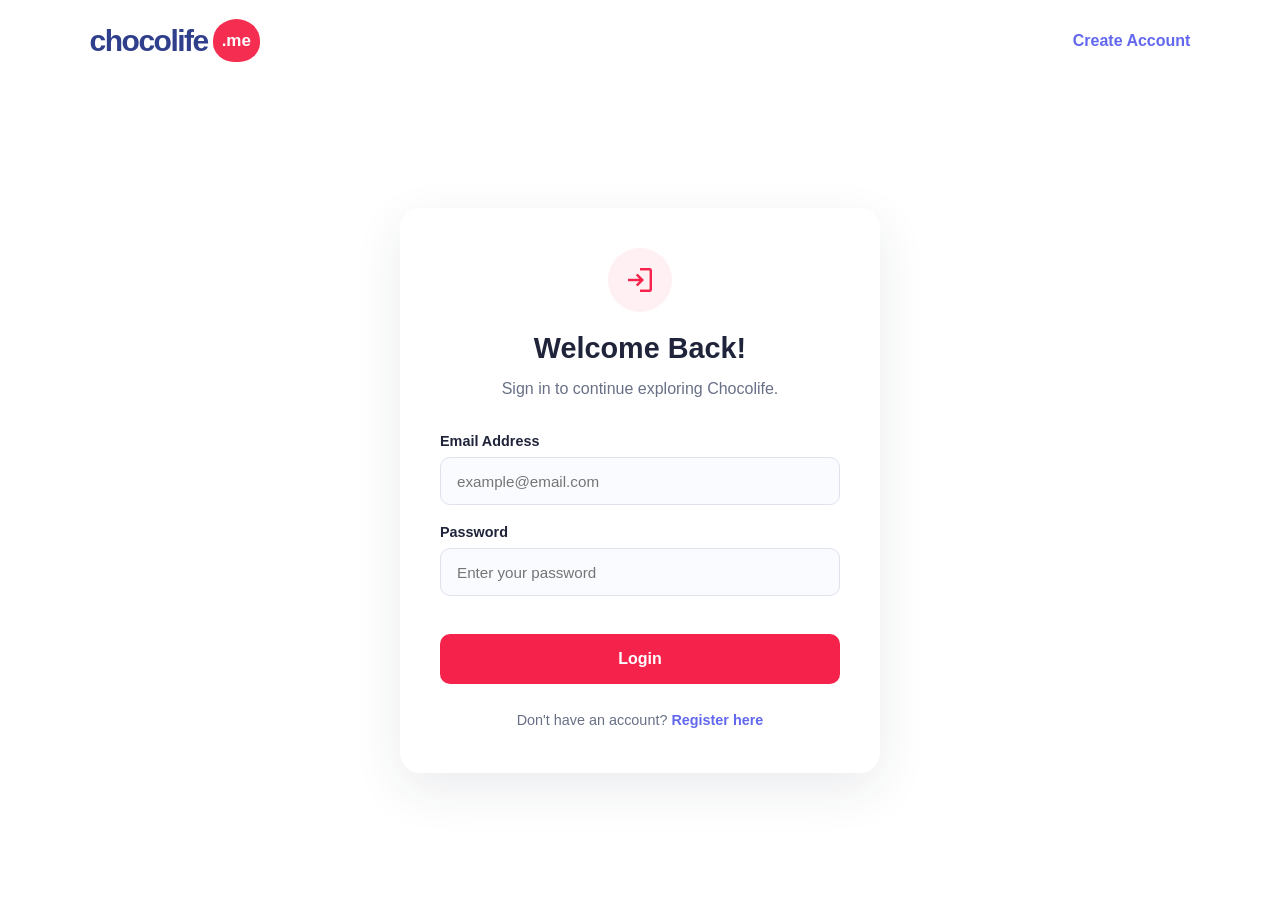
<file: login.html>
<!DOCTYPE html>
<html lang="en">
<head>
    <meta charset="UTF-8">
    <meta name="viewport" content="width=device-width, initial-scale=1.0">

    <title>Login | Chocolife</title>

    <link rel="stylesheet"
        href="https://fonts.googleapis.com/css2?family=Material+Symbols+Outlined:opsz,wght,FILL,GRAD@20..48,100..700,0..1,-50..200">

    <link rel="stylesheet" href="auth.css">
    <link rel="stylesheet" href="brand-theme.css">
</head>
<body>

    <header class="auth-header">
        <a href="welcome.html" class="brand brand-logo">
            <span class="brand-text">chocolife</span>
            <span class="brand-heart">.me</span>
        </a>

        <a href="register.html" class="header-link">
            Create Account
        </a>
    </header>

    <main class="auth-main">

        <section class="auth-card">

            <div class="auth-icon">
                <span class="material-symbols-outlined">login</span>
            </div>

            <h1>Welcome Back!</h1>

            <p class="auth-description">
                Sign in to continue exploring Chocolife.
            </p>

            <form id="login-form">

                <div class="form-group">
                    <label for="login-email">Email Address</label>

                    <input
                        type="email"
                        id="login-email"
                        placeholder="example@email.com"
                        required
                    >
                </div>

                <div class="form-group">
                    <label for="login-password">Password</label>

                    <input
                        type="password"
                        id="login-password"
                        placeholder="Enter your password"
                        required
                    >
                </div>

                <p id="login-message" class="form-message"></p>

                <button type="submit" class="auth-button">
                    Login
                </button>

            </form>

            <p class="auth-switch">
                Don't have an account?
                <a href="register.html">Register here</a>
            </p>

        </section>

    </main>

    <script src="auth.js"></script>

</body>
</html>
</file>
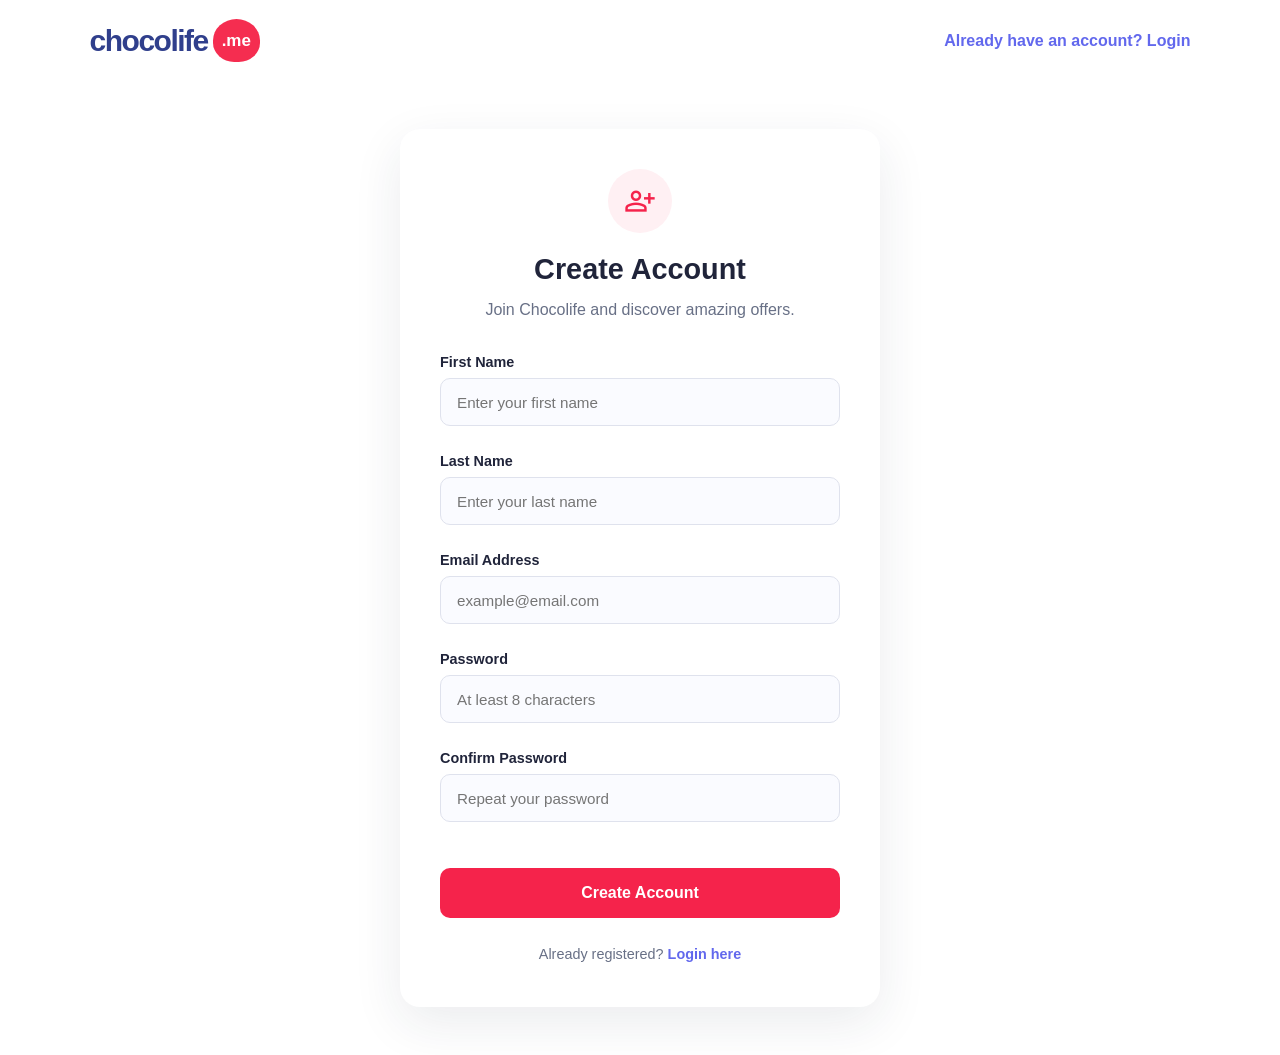
<file: register.html>
<!DOCTYPE html>
<html lang="en">
<head>
    <meta charset="UTF-8">
    <meta name="viewport" content="width=device-width, initial-scale=1.0">

    <title>Create Account | Chocolife</title>

    <link rel="stylesheet"
        href="https://fonts.googleapis.com/css2?family=Material+Symbols+Outlined:opsz,wght,FILL,GRAD@20..48,100..700,0..1,-50..200">

    <link rel="stylesheet" href="auth.css">
    <link rel="stylesheet" href="brand-theme.css">
</head>
<body>

    <header class="auth-header">
        <a href="welcome.html" class="brand brand-logo">
            <span class="brand-text">chocolife</span>
            <span class="brand-heart">.me</span>
        </a>

        <a href="login.html" class="header-link">
            Already have an account? Login
        </a>
    </header>

    <main class="auth-main">

        <section class="auth-card">

            <div class="auth-icon">
                <span class="material-symbols-outlined">person_add</span>
            </div>

            <h1>Create Account</h1>

            <p class="auth-description">
                Join Chocolife and discover amazing offers.
            </p>

            <form id="register-form">

                <div class="form-group">
                    <label for="first-name">First Name</label>
                    <input
                        type="text"
                        id="first-name"
                        placeholder="Enter your first name"
                        required
                    >
                    <small class="field-error" id="first-name-error"></small>
                </div>

                <div class="form-group">
                    <label for="last-name">Last Name</label>
                    <input
                        type="text"
                        id="last-name"
                        placeholder="Enter your last name"
                        required
                    >
                    <small class="field-error" id="last-name-error"></small>
                </div>

                <div class="form-group">
                    <label for="email">Email Address</label>
                    <input
                        type="email"
                        id="email"
                        placeholder="example@email.com"
                        required
                    >
                    <small class="field-error" id="email-error"></small>
                </div>

                <div class="form-group">
                    <label for="password">Password</label>
                    <input
                        type="password"
                        id="password"
                        placeholder="At least 8 characters"
                        minlength="8"
                        required
                    >
                    <small class="field-error" id="password-error"></small>
                </div>

                <div class="form-group">
                    <label for="confirm-password">Confirm Password</label>
                    <input
                        type="password"
                        id="confirm-password"
                        placeholder="Repeat your password"
                        required
                    >
                    <small class="field-error" id="confirm-password-error"></small>
                </div>

                <p id="register-message" class="form-message"></p>

                <button type="submit" class="auth-button">
                    Create Account
                </button>

            </form>

            <p class="auth-switch">
                Already registered?
                <a href="login.html">Login here</a>
            </p>

        </section>

    </main>

    <script src="auth.js"></script>

</body>
</html>
</file>
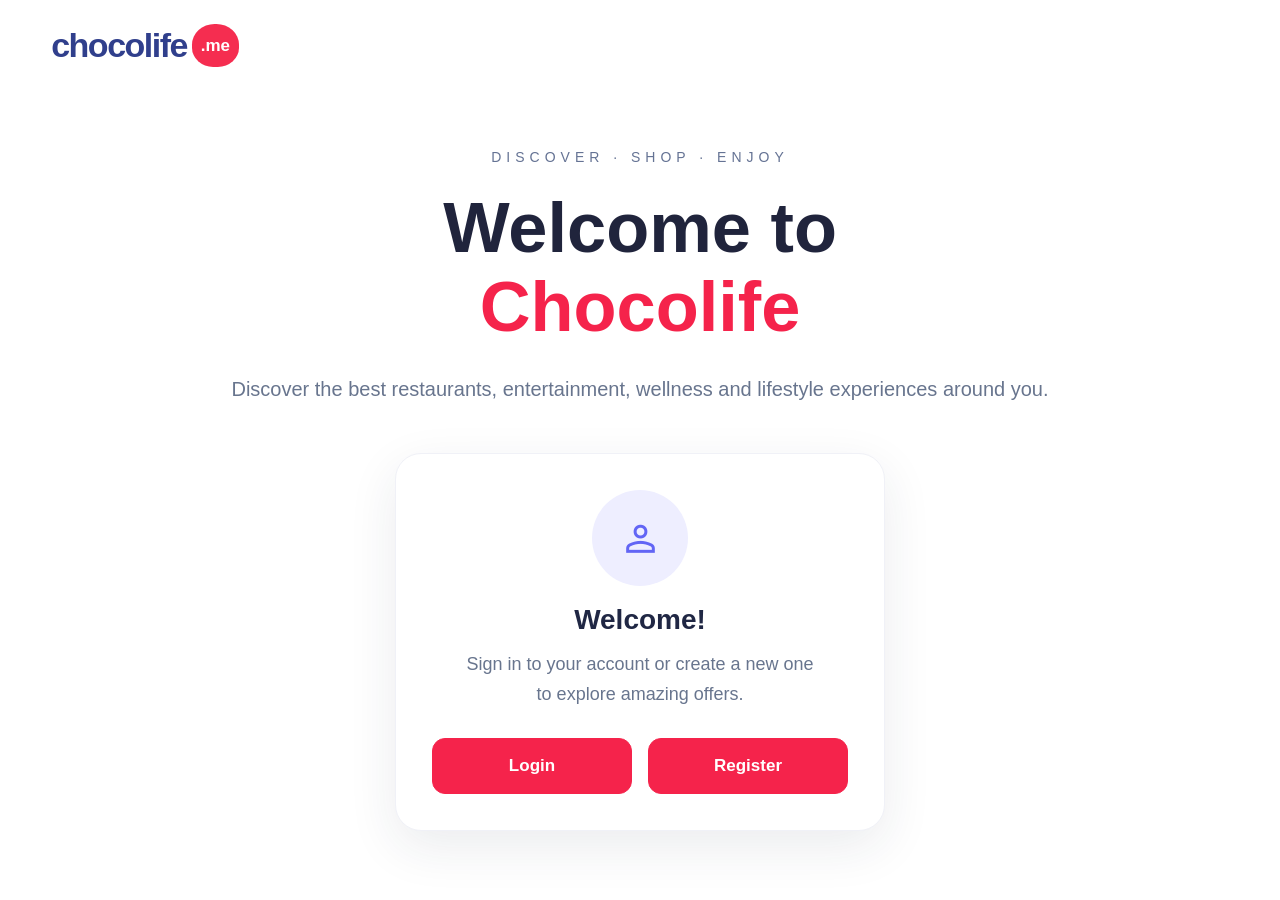
<file: welcome.html>
<!DOCTYPE html>
<html lang="en">
<head>
    <meta charset="UTF-8">
    <meta name="viewport" content="width=device-width, initial-scale=1.0">

    <title>Welcome to Chocolife</title>

    <link rel="stylesheet" href="./welcome.css">
    <link rel="stylesheet"
        href="https://fonts.googleapis.com/css2?family=Material+Symbols+Outlined:opsz,wght,FILL,GRAD@24,400,0,0">
    <link rel="stylesheet" href="auth.css">
    <link rel="stylesheet" href="brand-theme.css">
</head>
<body>

    <header class="welcome-header">
        <a href="welcome.html" class="brand-logo" aria-label="Chocolife home">
            <span class="logo-name">chocolife</span>
            <span class="logo-heart">.me</span>
        </a>
    </header>

    <main class="welcome-main">
        <section class="welcome-content">

            <p class="welcome-eyebrow">DISCOVER · SHOP · ENJOY</p>

            <h1>
                Welcome to<br>
                <span>Chocolife</span>
            </h1>

            <p class="welcome-description">
                Discover the best restaurants, entertainment, wellness
                and lifestyle experiences around you.
            </p>

            <div class="welcome-card">

                <div class="welcome-avatar">
                    <span class="material-symbols-outlined">person</span>
                </div>

                <h2>Welcome!</h2>

                <p>
                    Sign in to your account or create a new one to
                    explore amazing offers.
                </p>

                <div class="welcome-buttons">
                    <a href="login.html" class="welcome-button login-button">
                        Login
                    </a>

                    <a href="register.html"
                       class="welcome-button register-button">
                        Register
                    </a>
                </div>

            </div>
        </section>
    </main>

    

    <script src="./welcome.js"></script>
</body>
</html>
</file>
<file: auth.css>
* {
    margin: 0;
    padding: 0;
    box-sizing: border-box;
}

body {
    min-height: 100vh;
    display: flex;
    flex-direction: column;
    font-family: Arial, sans-serif;
    color: #20243a;
    background: #f7f8fc;
}

/* Header */

.auth-header {
    display: flex;
    justify-content: space-between;
    align-items: center;
    padding: 1.2rem 7%;
    background: white;
    box-shadow: 0 2px 15px rgba(0, 0, 0, 0.04);
}

.brand {
    display: flex;
    align-items: center;
    gap: 0.7rem;
    color: #20243a;
    text-decoration: none;
}

.brand .material-symbols-outlined {
    padding: 0.6rem;
    border-radius: 12px;
    background: #6268ed;
    color: white;
    font-size: 1.8rem;
}

.brand h2 {
    font-size: 1.7rem;
}

.header-link,
.auth-switch a {
    color: #6268ed;
    text-decoration: none;
    font-weight: 600;
}

.header-link:hover,
.auth-switch a:hover {
    text-decoration: underline;
}

/* Main */

.auth-main {
    flex: 1;
    display: flex;
    justify-content: center;
    align-items: center;
    padding: 3rem 1rem;
    background:
        radial-gradient(circle at 10% 15%, #e9eaff, transparent 35%),
        radial-gradient(circle at 90% 85%, #ffe9d8, transparent 30%),
        #f7f8fc;
}

/* Card */

.auth-card {
    width: 100%;
    max-width: 480px;
    padding: 2.5rem;
    background: white;
    border-radius: 20px;
    box-shadow: 0 10px 35px rgba(32, 36, 58, 0.07);
}

.auth-icon {
    width: 64px;
    height: 64px;
    display: flex;
    align-items: center;
    justify-content: center;
    margin: 0 auto 1.2rem;
    border-radius: 50%;
    background: #eef0ff;
    color: #6268ed;
}

.auth-icon .material-symbols-outlined {
    font-size: 2rem;
}

.auth-card h1 {
    text-align: center;
    margin-bottom: 0.7rem;
    font-size: 1.8rem;
}

.auth-description {
    margin-bottom: 2rem;
    text-align: center;
    color: #687086;
    line-height: 1.6;
}

/* Form */

#register-form,
#login-form {
    display: flex;
    flex-direction: column;
    gap: 1.2rem;
}

.form-group {
    display: flex;
    flex-direction: column;
    gap: 0.5rem;
}

.form-group label {
    font-size: 0.9rem;
    font-weight: 600;
}

.form-group input {
    width: 100%;
    padding: 0.9rem 1rem;
    border: 1px solid #dfe2ed;
    border-radius: 10px;
    background: #fafbff;
    color: #20243a;
    font-size: 0.95rem;
    font-family: inherit;
    transition: border-color 0.2s, box-shadow 0.2s;
}

.form-group input:focus {
    outline: none;
    border-color: #6268ed;
    box-shadow: 0 0 0 3px rgba(98, 104, 237, 0.12);
}

.field-error {
    color: #e74c3c;
    font-size: 0.82rem;
}

.form-message {
    font-size: 0.9rem;
    line-height: 1.5;
}

.auth-button {
    width: 100%;
    padding: 1rem;
    border: none;
    border-radius: 10px;
    background: #6268ed;
    color: white;
    font-size: 1rem;
    font-weight: 600;
    cursor: pointer;
    transition: background 0.2s;
}

.auth-button:hover {
    background: #4c52d5;
}

.auth-switch {
    margin-top: 1.5rem;
    text-align: center;
    color: #687086;
    font-size: 0.9rem;
    line-height: 1.7;
}

/* Footer */

.auth-footer {
    padding: 1.3rem;
    background: white;
    color: #777e9c;
    text-align: center;
    font-size: 0.85rem;
}

/* Mobile */

@media (max-width: 500px) {
    .auth-header {
        padding: 1rem 5%;
        gap: 1rem;
    }

    .brand h2 {
        font-size: 1.3rem;
    }

    .header-link {
        font-size: 0.8rem;
        text-align: right;
    }

    .auth-card {
        padding: 1.5rem;
    }

    .auth-card h1 {
        font-size: 1.5rem;
    }
}


.brand-logo {
    display: inline-flex;
    align-items: center;
    gap: 0;
    text-decoration: none;
}

.brand-logo .brand-text {
    color: #303f8c;
    font-size: 30px;
    font-weight: 800;
    letter-spacing: -1.5px;
}

.brand-logo .brand-heart {
    display: inline-flex;
    align-items: center;
    justify-content: center;
    width: 47px;
    height: 43px;
    margin-left: 5px;
    border-radius: 50% 50% 45% 45%;
    background: #f52d50;
    color: #fff;
    font-size: 17px;
    font-weight: 800;
}

@media (max-width: 600px) {
    .brand-logo .brand-text {
        font-size: 25px;
    }

    .brand-logo .brand-heart {
        width: 38px;
        height: 36px;
        font-size: 14px;
    }
}


html,
body {
    background: #ffffff !important;
    background-image: none !important;
}

body,
body > *,
.auth-page,
.auth-main,
.auth-container,
.auth-wrapper,
.auth-layout,
.auth-section,
.auth-content,
.auth-form-container,
.auth-card,
.auth-hero {
    background-color: #ffffff !important;
    background-image: none !important;
}


.auth-card,
.auth-form-container {
    box-shadow: 0 16px 50px rgba(32, 39, 68, 0.09);
}
</file>
<file: brand-theme.css>
:root {
    --chocolife-red: #f5234b;
    --chocolife-red-hover: #d91d40;
    --chocolife-red-light: #fff0f3;
}

/* Highlighted hero headings */
.hero h1 span,
.hero h1 .highlight,
.hero .highlight,
.hero .eyebrow,
.hero .kicker,
.hero .hero-subtitle-highlight {
    color: var(--chocolife-red) !important;
}

/* Active navigation links */
nav a.active,
nav a[aria-current="page"],
.nav-links a.active,
.nav-link.active {
    color: var(--chocolife-red) !important;
}

/* Main action buttons */
button,
input[type="submit"],
.auth-button,
[class*="add-to-cart"],
[class*="checkout-button"],
[class*="place-order"],
[class*="explore-btn"],
[class*="primary-btn"],
[class*="btn-primary"] {
    --button-accent: var(--chocolife-red);
}

/* Red action buttons */
.auth-button,
.add-to-cart-btn,
.add-to-cart,
#add-to-cart,
.checkout-button,
.place-order-btn,
.explore-btn,
.btn-primary,
.primary-btn,
[class*="cart-button"],
[class*="cart-btn"],
[class*="explore-btn"] {
    background-color: var(--chocolife-red) !important;
    border-color: var(--chocolife-red) !important;
}

/* Hover state */
.auth-button:hover,
.add-to-cart-btn:hover,
.add-to-cart:hover,
#add-to-cart:hover,
.checkout-button:hover,
.place-order-btn:hover,
.explore-btn:hover,
.btn-primary:hover,
.primary-btn:hover,
[class*="cart-button"]:hover,
[class*="cart-btn"]:hover,
[class*="explore-btn"]:hover {
    background-color: var(--chocolife-red-hover) !important;
    border-color: var(--chocolife-red-hover) !important;
}

/* Cart navigation button */
a[class*="cart"],
button[class*="cart"] {
    background-color: var(--chocolife-red) !important;
    border-color: var(--chocolife-red) !important;
}

/* Cart counter */
.cart-count,
.cart-badge,
.cart-link span {
    accent-color: var(--chocolife-red);
}

/* Hero decorative icons */
.hero svg,
.hero-icon,
.hero-heart,
.heart-icon {
    color: var(--chocolife-red) !important;
    stroke: var(--chocolife-red) !important;
}

/* Form focus */
input:focus,
textarea:focus,
select:focus {
    border-color: var(--chocolife-red) !important;
    outline-color: var(--chocolife-red);
}

/* Checkboxes and radio buttons */
input[type="checkbox"],
input[type="radio"] {
    accent-color: var(--chocolife-red);
}

/* Welcome page — replace blue accents with red */

/* Highlighted word in the heading */
main h1 span,
main h1 .highlight {
    color: #f5234b !important;
}

/* User icon */
main .welcome-icon,
main .auth-icon {
    background-color: #fff0f3 !important;
}

main .welcome-icon span,
main .auth-icon span {
    color: #f5234b !important;
}

/* Main action buttons and links styled as buttons */
main button,
main input[type="submit"],
main a[class*="btn"],
main a[class*="button"],
main .auth-button,
main .primary-btn,
main .btn-primary {
    background-color: #f5234b !important;
    border-color: #f5234b !important;
}

/* Hover */
main button:hover,
main input[type="submit"]:hover,
main a[class*="btn"]:hover,
main a[class*="button"]:hover,
main .auth-button:hover,
main .primary-btn:hover,
main .btn-primary:hover {
    background-color: #d91d40 !important;
    border-color: #d91d40 !important;
}

/* Decorative icons */
main .hero-icon,
main .heart-icon {
    color: #f5234b !important;
    stroke: #f5234b !important;
}

/* White text inside red buttons */
.auth-button,
.add-to-cart-btn,
.add-to-cart,
#add-to-cart,
.checkout-button,
.place-order-btn,
.explore-btn,
.btn-primary,
.primary-btn,
button,
input[type="submit"],
a[class*="btn"],
a[class*="button"] {
    color: #fff !important;
}
</file>
<file: welcome.css>
* {
    box-sizing: border-box;
}

html {
    min-height: 100%;
    background: #ffffff;
}

body {
    min-height: 100vh;
    margin: 0;
    display: flex;
    flex-direction: column;
    background: #ffffff;
    color: #202744;
    font-family: Arial, Helvetica, sans-serif;
}



.welcome-header {
    width: 100%;
    min-height: 90px;
    padding: 20px 4%;
    display: flex;
    align-items: center;
    background: #ffffff;
}

.brand-logo {
    display: inline-flex;
    align-items: center;
    text-decoration: none;
    line-height: 1;
}

.logo-name {
    color: #303f8c;
    font-size: 34px;
    font-weight: 800;
    letter-spacing: -1.5px;
}

.logo-heart {
    position: relative;
    width: 47px;
    height: 43px;
    margin-left: 5px;
    display: flex;
    justify-content: center;
    align-items: center;
    background: #f52d50;
    color: #ffffff;
    font-size: 17px;
    font-weight: 800;
    border-radius: 48% 48% 45% 45%;
}

/* Main section */

.welcome-main {
    flex: 1;
    width: 100%;
    display: flex;
    justify-content: center;
    align-items: center;
    padding: 35px 24px 45px;
    background: #ffffff;
}

.welcome-content {
    width: 100%;
    max-width: 1100px;
    text-align: center;
}

.welcome-eyebrow {
    margin: 0 0 24px;
    color: #657394;
    font-size: 14px;
    letter-spacing: 5px;
}

.welcome-content h1 {
    margin: 0;
    color: #20243c;
    font-size: clamp(42px, 5.5vw, 76px);
    line-height: 1.12;
    font-weight: 800;
}

.welcome-content h1 span {
    color: #6265f5;
}

.welcome-description {
    max-width: 900px;
    margin: 26px auto 48px;
    color: #68758e;
    font-size: 20px;
    line-height: 1.6;
}

/* Welcome card */

.welcome-card {
    width: 100%;
    max-width: 490px;
    margin: 0 auto;
    padding: 36px;
    background: #ffffff;
    border: 1px solid #f0f1f7;
    border-radius: 26px;
    box-shadow: 0 16px 50px rgba(32, 39, 68, 0.09);
}

.welcome-avatar {
    width: 96px;
    height: 96px;
    margin: 0 auto 18px;
    display: flex;
    justify-content: center;
    align-items: center;
    border-radius: 50%;
    background: #eeeeff;
    color: #6265f5;
}

.welcome-avatar .material-symbols-outlined {
    font-size: 43px;
    font-variation-settings:
        'FILL' 0,
        'wght' 400,
        'GRAD' 0,
        'opsz' 40;
}

.welcome-card h2 {
    margin: 0 0 14px;
    color: #202744;
    font-size: 28px;
}

.welcome-card > p {
    margin: 0 auto 28px;
    max-width: 350px;
    color: #68758e;
    font-size: 18px;
    line-height: 1.65;
}

/* Login and Register buttons */

.welcome-buttons {
    display: grid;
    grid-template-columns: 1fr 1fr;
    gap: 16px;
}

.welcome-button {
    min-height: 56px;
    display: flex;
    justify-content: center;
    align-items: center;
    padding: 14px 20px;
    border: 1px solid transparent;
    border-radius: 13px;
    font-size: 17px;
    font-weight: 700;
    text-decoration: none;
    transition: background 0.2s, transform 0.2s;
}

.welcome-button:hover {
    transform: translateY(-2px);
}

.login-button {
    background: #6265f5;
    color: #ffffff;
}

.login-button:hover {
    background: #5053e8;
}

.register-button {
    background: #f1f2f8;
    border-color: #e0e3ef;
    color: #202744;
}

.register-button:hover {
    background: #e7e9f4;
}

/* Footer */

.welcome-footer {
    width: 100%;
    min-height: 76px;
    padding: 20px 4%;
    display: flex;
    justify-content: space-between;
    align-items: center;
    gap: 20px;
    background: #ffffff;
    border-top: 1px solid #f0f1f5;
}

.welcome-footer p {
    margin: 0;
    color: #74809a;
    font-size: 14px;
}

/* Responsive design */

@media (max-width: 600px) {
    .welcome-header {
        min-height: 75px;
        padding: 18px 20px;
    }

    .logo-name {
        font-size: 27px;
    }

    .logo-heart {
        width: 39px;
        height: 36px;
        font-size: 14px;
    }

    .welcome-main {
        padding: 40px 18px;
    }

    .welcome-eyebrow {
        font-size: 11px;
        letter-spacing: 3px;
    }

    .welcome-description {
        margin: 22px auto 32px;
        font-size: 16px;
    }

    .welcome-card {
        padding: 28px 20px;
    }

    .welcome-card h2 {
        font-size: 25px;
    }

    .welcome-card > p {
        font-size: 16px;
    }

    .welcome-buttons {
        gap: 10px;
    }

    .welcome-button {
        padding: 12px;
        font-size: 15px;
    }

    .welcome-footer {
        flex-direction: column;
        justify-content: center;
        text-align: center;
        gap: 10px;
    }
}
</file>
